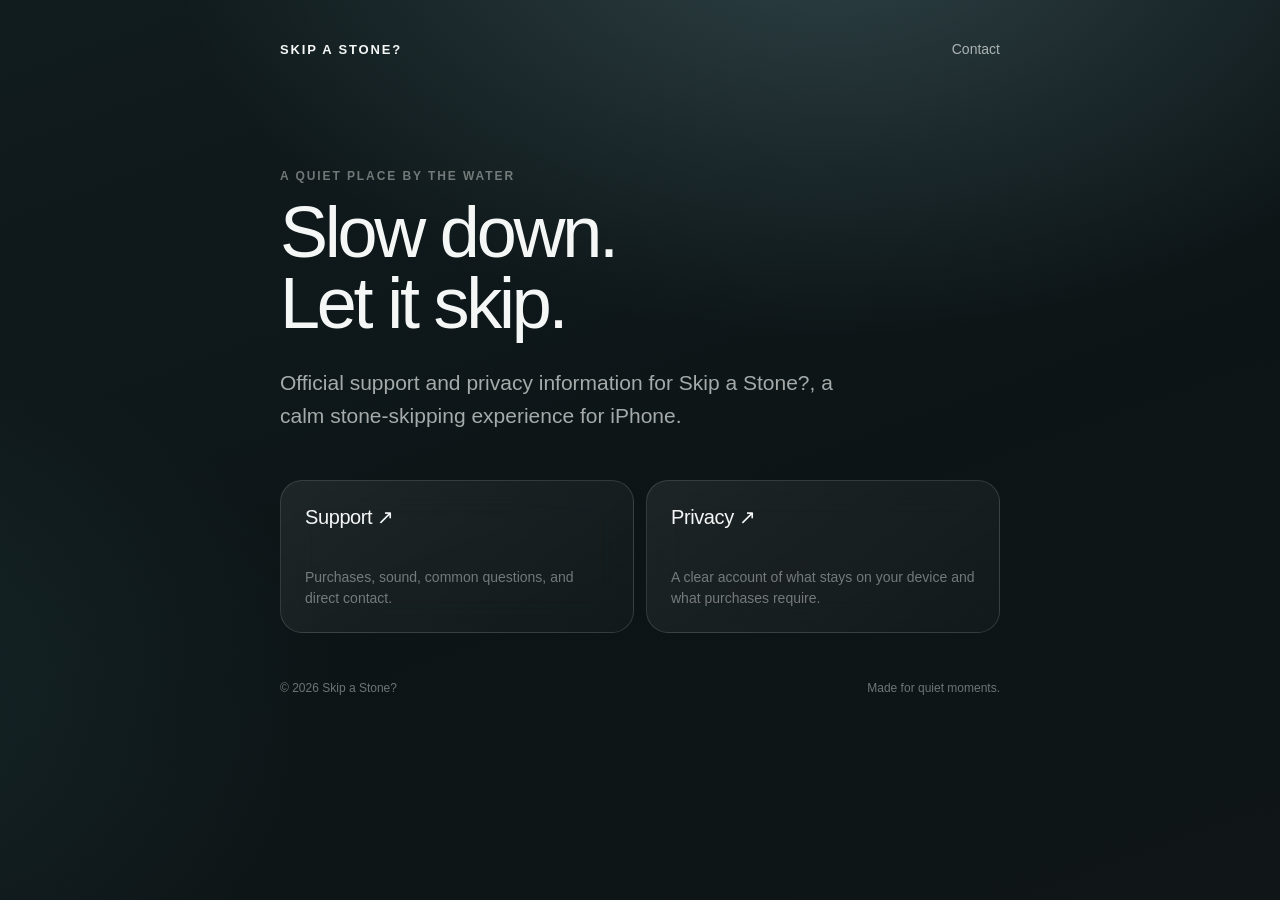
<file: index.html>
<!doctype html>
<html lang="en">
<head>
  <meta charset="utf-8">
  <meta name="viewport" content="width=device-width, initial-scale=1">
  <meta name="theme-color" content="#0d1517">
  <meta name="description" content="Support and privacy information for Skip a Stone?">
  <title>Skip a Stone? — Support</title>
  <link rel="icon" href="./public/favicon.svg" type="image/svg+xml">
  <link rel="stylesheet" href="./styles.css">
</head>
<body>
  <main class="shell">
    <nav class="nav" aria-label="Primary navigation">
      <a class="brand" href="./">Skip a Stone?</a>
      <a class="nav-link" href="mailto:jeffbloom168@gmail.com">Contact</a>
    </nav>

    <p class="eyebrow">A quiet place by the water</p>
    <h1>Slow down.<br>Let it skip.</h1>
    <p class="lead">Official support and privacy information for Skip a Stone?, a calm stone-skipping experience for iPhone.</p>

    <div class="links">
      <a class="link-card" href="./support/">
        <span class="link-title">Support ↗</span>
        <span class="link-copy">Purchases, sound, common questions, and direct contact.</span>
      </a>
      <a class="link-card" href="./privacy/">
        <span class="link-title">Privacy ↗</span>
        <span class="link-copy">A clear account of what stays on your device and what purchases require.</span>
      </a>
    </div>

    <footer>
      <span>© 2026 Skip a Stone?</span>
      <span>Made for quiet moments.</span>
    </footer>
  </main>
</body>
</html>
</file>
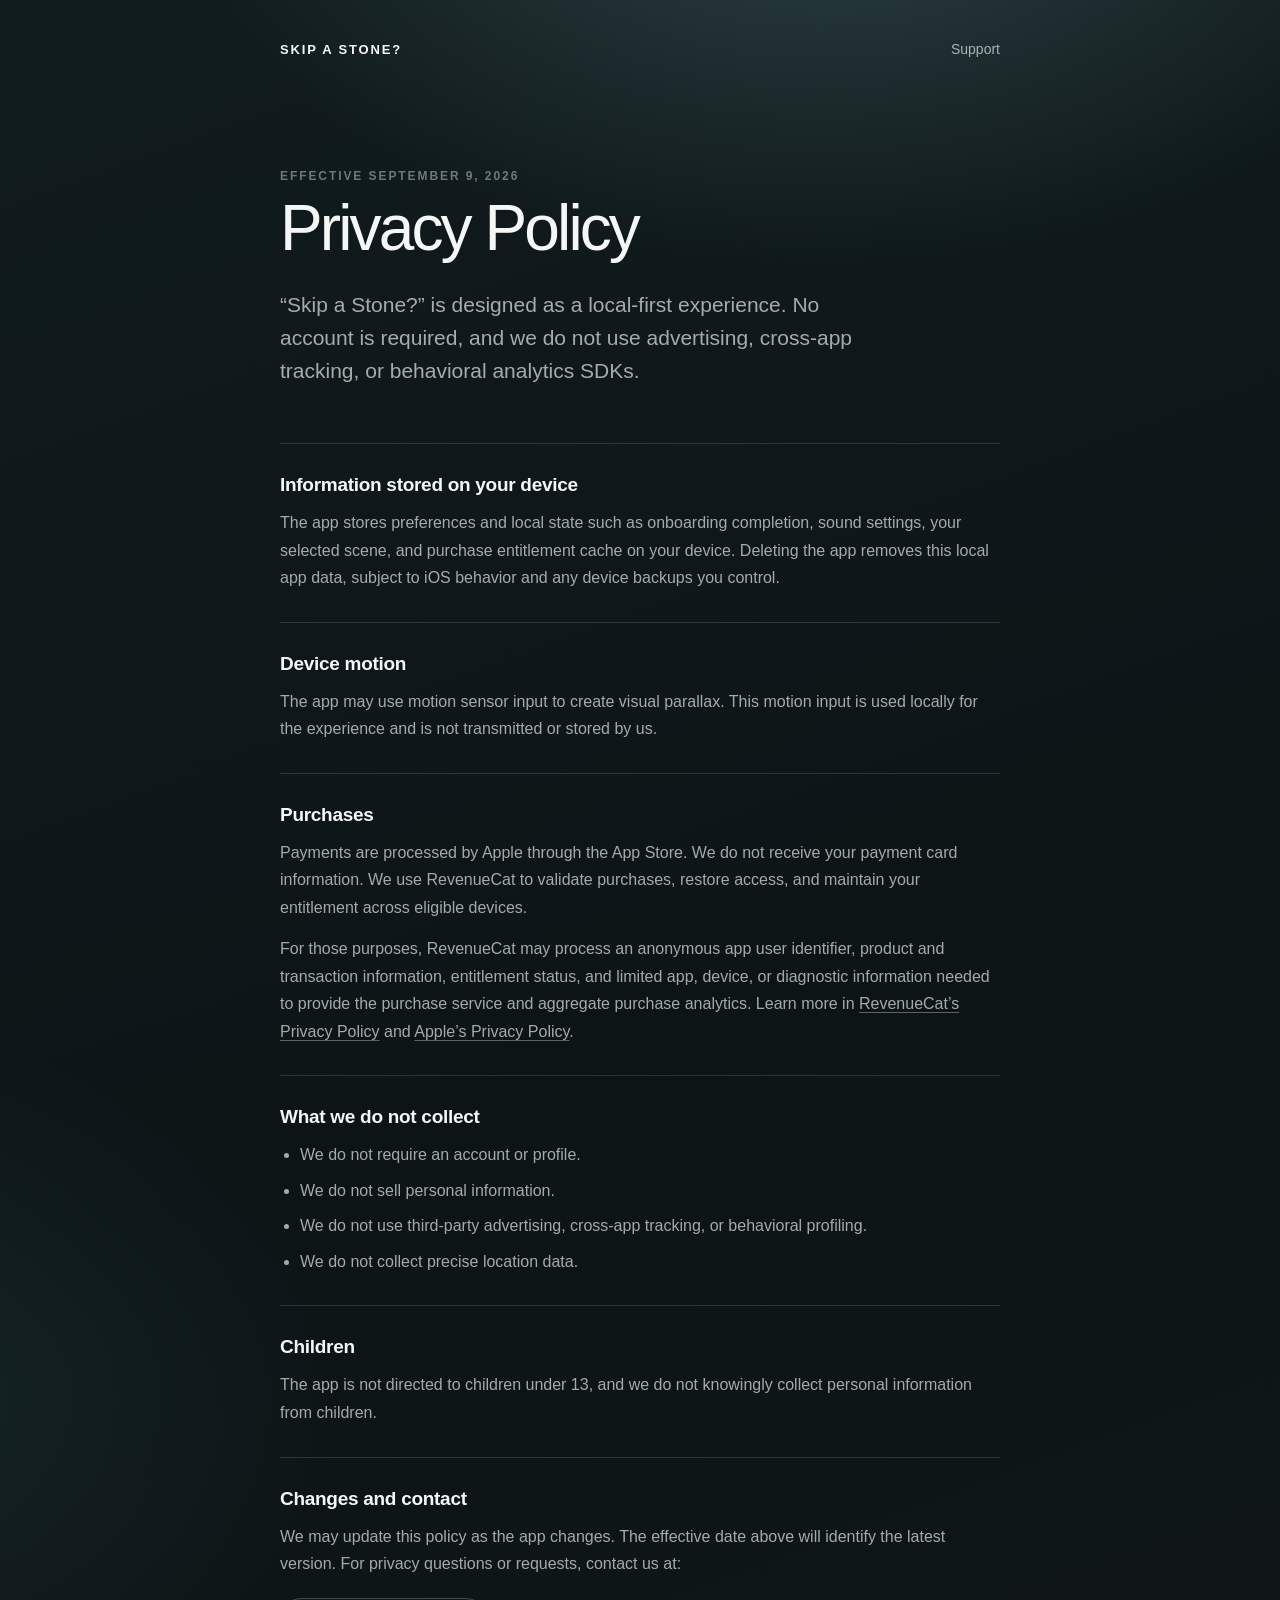
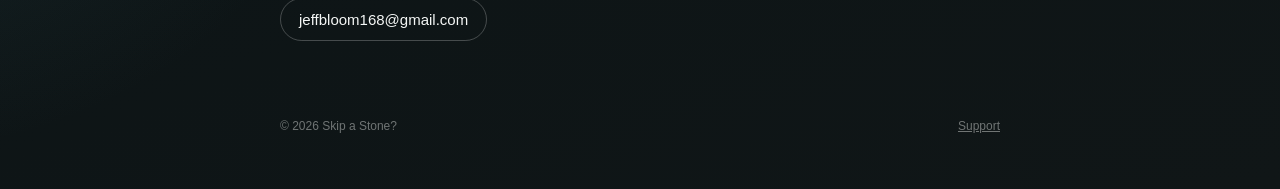
<file: privacy/index.html>
<!doctype html>
<html lang="en">
<head>
  <meta charset="utf-8">
  <meta name="viewport" content="width=device-width, initial-scale=1">
  <meta name="theme-color" content="#0d1517">
  <meta name="description" content="Privacy Policy for Skip a Stone?">
  <title>Privacy Policy — Skip a Stone?</title>
  <link rel="icon" href="../public/favicon.svg" type="image/svg+xml">
  <link rel="stylesheet" href="../styles.css">
</head>
<body>
  <main class="shell document">
    <nav class="nav" aria-label="Primary navigation">
      <a class="brand" href="../">Skip a Stone?</a>
      <a class="nav-link" href="../support/">Support</a>
    </nav>

    <p class="eyebrow">Effective September 9, 2026</p>
    <h1>Privacy Policy</h1>
    <p class="lead">“Skip a Stone?” is designed as a local-first experience. No account is required, and we do not use advertising, cross-app tracking, or behavioral analytics SDKs.</p>

    <section class="section">
      <h2>Information stored on your device</h2>
      <p>The app stores preferences and local state such as onboarding completion, sound settings, your selected scene, and purchase entitlement cache on your device. Deleting the app removes this local app data, subject to iOS behavior and any device backups you control.</p>
    </section>

    <section class="section">
      <h2>Device motion</h2>
      <p>The app may use motion sensor input to create visual parallax. This motion input is used locally for the experience and is not transmitted or stored by us.</p>
    </section>

    <section class="section">
      <h2>Purchases</h2>
      <p>Payments are processed by Apple through the App Store. We do not receive your payment card information. We use RevenueCat to validate purchases, restore access, and maintain your entitlement across eligible devices.</p>
      <p>For those purposes, RevenueCat may process an anonymous app user identifier, product and transaction information, entitlement status, and limited app, device, or diagnostic information needed to provide the purchase service and aggregate purchase analytics. Learn more in <a href="https://www.revenuecat.com/privacy/" rel="noopener noreferrer">RevenueCat’s Privacy Policy</a> and <a href="https://www.apple.com/legal/privacy/" rel="noopener noreferrer">Apple’s Privacy Policy</a>.</p>
    </section>

    <section class="section">
      <h2>What we do not collect</h2>
      <ul>
        <li>We do not require an account or profile.</li>
        <li>We do not sell personal information.</li>
        <li>We do not use third-party advertising, cross-app tracking, or behavioral profiling.</li>
        <li>We do not collect precise location data.</li>
      </ul>
    </section>

    <section class="section">
      <h2>Children</h2>
      <p>The app is not directed to children under 13, and we do not knowingly collect personal information from children.</p>
    </section>

    <section class="section">
      <h2>Changes and contact</h2>
      <p>We may update this policy as the app changes. The effective date above will identify the latest version. For privacy questions or requests, contact us at:</p>
      <a class="contact" href="mailto:jeffbloom168@gmail.com">jeffbloom168@gmail.com</a>
    </section>

    <footer>
      <span>© 2026 Skip a Stone?</span>
      <a href="../support/">Support</a>
    </footer>
  </main>
</body>
</html>
</file>
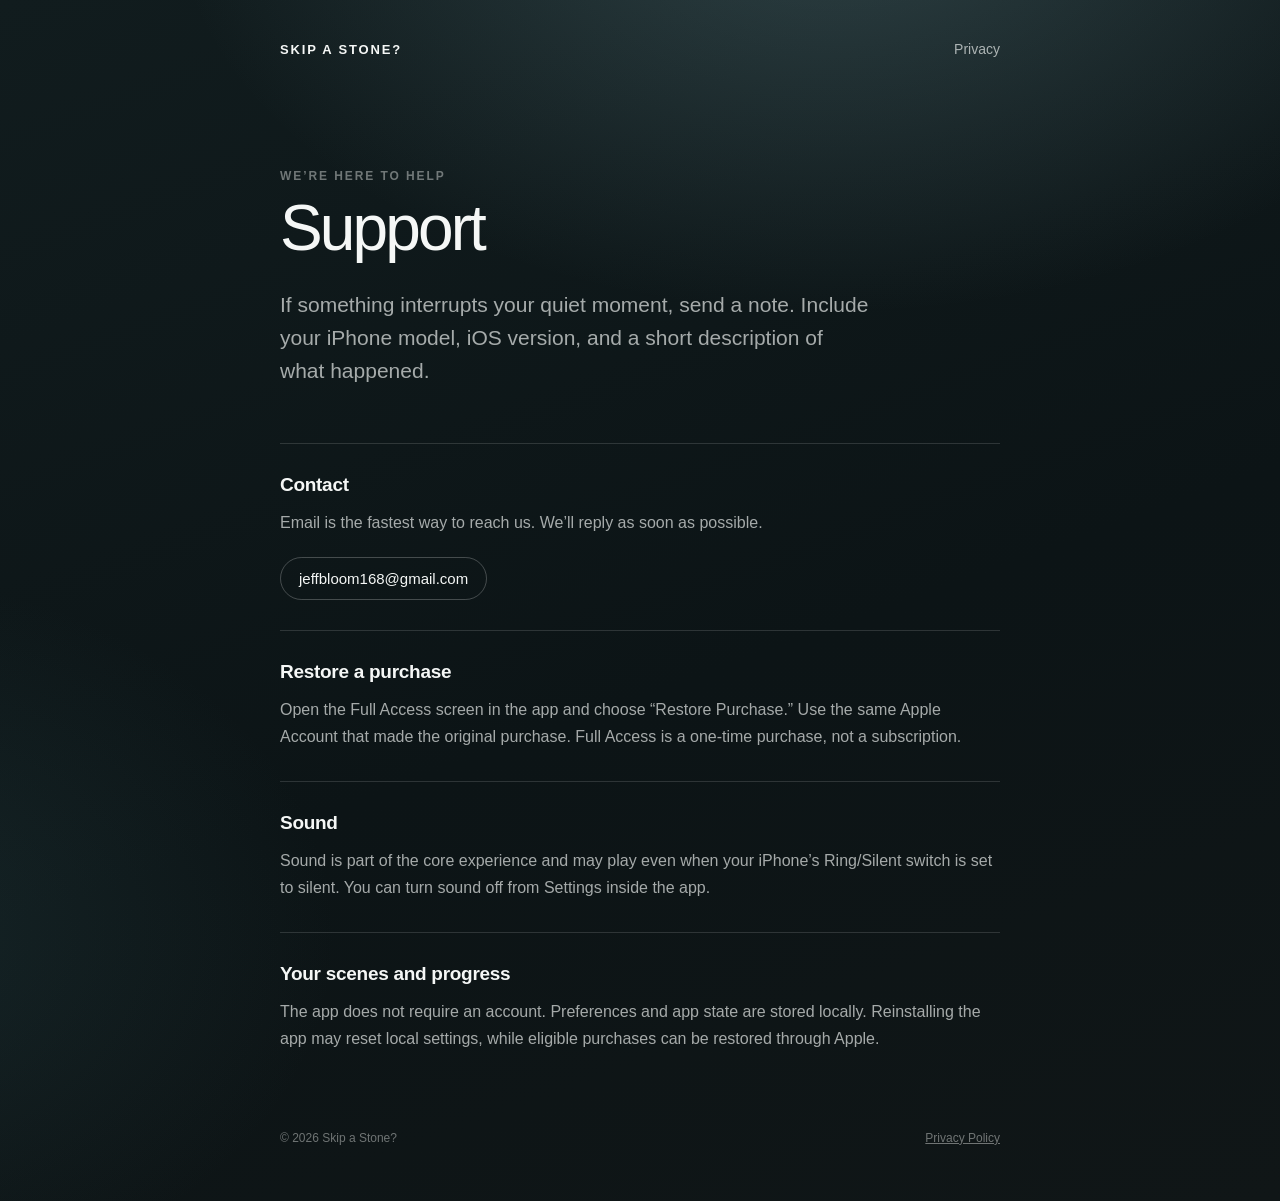
<file: support/index.html>
<!doctype html>
<html lang="en">
<head>
  <meta charset="utf-8">
  <meta name="viewport" content="width=device-width, initial-scale=1">
  <meta name="theme-color" content="#0d1517">
  <meta name="description" content="Support for Skip a Stone?">
  <title>Support — Skip a Stone?</title>
  <link rel="icon" href="../public/favicon.svg" type="image/svg+xml">
  <link rel="stylesheet" href="../styles.css">
</head>
<body>
  <main class="shell document">
    <nav class="nav" aria-label="Primary navigation">
      <a class="brand" href="../">Skip a Stone?</a>
      <a class="nav-link" href="../privacy/">Privacy</a>
    </nav>

    <p class="eyebrow">We’re here to help</p>
    <h1>Support</h1>
    <p class="lead">If something interrupts your quiet moment, send a note. Include your iPhone model, iOS version, and a short description of what happened.</p>

    <section class="section">
      <h2>Contact</h2>
      <p>Email is the fastest way to reach us. We’ll reply as soon as possible.</p>
      <a class="contact" href="mailto:jeffbloom168@gmail.com?subject=Skip%20a%20Stone%20Support">jeffbloom168@gmail.com</a>
    </section>

    <section class="section">
      <h2>Restore a purchase</h2>
      <p>Open the Full Access screen in the app and choose “Restore Purchase.” Use the same Apple Account that made the original purchase. Full Access is a one-time purchase, not a subscription.</p>
    </section>

    <section class="section">
      <h2>Sound</h2>
      <p>Sound is part of the core experience and may play even when your iPhone’s Ring/Silent switch is set to silent. You can turn sound off from Settings inside the app.</p>
    </section>

    <section class="section">
      <h2>Your scenes and progress</h2>
      <p>The app does not require an account. Preferences and app state are stored locally. Reinstalling the app may reset local settings, while eligible purchases can be restored through Apple.</p>
    </section>

    <footer>
      <span>© 2026 Skip a Stone?</span>
      <a href="../privacy/">Privacy Policy</a>
    </footer>
  </main>
</body>
</html>
</file>
<file: styles.css>
:root {
  color-scheme: dark;
  --ink: #f5f7f6;
  --muted: rgba(245, 247, 246, 0.66);
  --faint: rgba(245, 247, 246, 0.42);
  --line: rgba(245, 247, 246, 0.14);
  --max: 720px;
}

* { box-sizing: border-box; }

html { min-height: 100%; background: #0d1517; }

body {
  min-height: 100vh;
  margin: 0;
  color: var(--ink);
  font-family: -apple-system, BlinkMacSystemFont, "SF Pro Text", "Helvetica Neue", Arial, sans-serif;
  background:
    radial-gradient(1000px 620px at 65% -8%, rgba(113, 153, 160, 0.31), transparent 66%),
    radial-gradient(700px 520px at -12% 78%, rgba(57, 99, 103, 0.22), transparent 70%),
    linear-gradient(160deg, #111c1e 0%, #0c1416 56%, #101617 100%);
  -webkit-font-smoothing: antialiased;
}

body::before {
  content: "";
  position: fixed;
  inset: 0;
  pointer-events: none;
  opacity: 0.3;
  background-image: linear-gradient(115deg, transparent 0 48%, rgba(255,255,255,.025) 49%, transparent 50% 100%);
  background-size: 34px 34px;
  mask-image: linear-gradient(to bottom, black, transparent 62%);
}

a { color: inherit; }

.shell {
  width: min(calc(100% - 40px), var(--max));
  margin: 0 auto;
  padding: 28px 0 56px;
}

.nav {
  display: flex;
  align-items: center;
  justify-content: space-between;
  min-height: 42px;
  margin-bottom: clamp(52px, 11vh, 112px);
}

.brand {
  font-size: 13px;
  font-weight: 650;
  letter-spacing: 0.14em;
  text-decoration: none;
  text-transform: uppercase;
}

.nav-link {
  color: var(--muted);
  font-size: 14px;
  text-decoration: none;
  transition: color 160ms ease;
}

.nav-link:hover, .nav-link:focus-visible { color: var(--ink); }

.eyebrow {
  margin: 0 0 14px;
  color: var(--faint);
  font-size: 12px;
  font-weight: 600;
  letter-spacing: 0.16em;
  text-transform: uppercase;
}

h1 {
  max-width: 640px;
  margin: 0;
  font-size: clamp(42px, 9vw, 72px);
  font-weight: 250;
  letter-spacing: -0.045em;
  line-height: 0.98;
}

.lead {
  max-width: 590px;
  margin: 28px 0 0;
  color: var(--muted);
  font-size: clamp(18px, 3vw, 21px);
  line-height: 1.58;
}

.links {
  display: grid;
  grid-template-columns: repeat(2, minmax(0, 1fr));
  gap: 12px;
  margin-top: 48px;
}

.link-card {
  min-height: 150px;
  padding: 24px;
  border: 1px solid var(--line);
  border-radius: 22px;
  background: linear-gradient(145deg, rgba(255,255,255,.075), rgba(255,255,255,.025));
  text-decoration: none;
  backdrop-filter: blur(18px);
  transition: transform 180ms ease, border-color 180ms ease, background 180ms ease;
}

.link-card:hover, .link-card:focus-visible {
  transform: translateY(-2px);
  border-color: rgba(245,247,246,.28);
  background: linear-gradient(145deg, rgba(255,255,255,.105), rgba(255,255,255,.035));
}

.link-card span { display: block; }
.link-title { font-size: 20px; letter-spacing: -0.02em; }
.link-copy { margin-top: 38px; color: var(--faint); font-size: 14px; line-height: 1.45; }

.document h1 { font-size: clamp(40px, 8vw, 64px); }
.document .lead { margin-bottom: 56px; }

.section {
  padding: 30px 0;
  border-top: 1px solid var(--line);
}

.section h2 {
  margin: 0 0 13px;
  font-size: 19px;
  font-weight: 570;
  letter-spacing: -0.015em;
}

.section p, .section li {
  color: var(--muted);
  font-size: 16px;
  line-height: 1.72;
}

.section p { margin: 0; }
.section p + p { margin-top: 14px; }
.section ul { margin: 0; padding-left: 20px; }
.section li + li { margin-top: 8px; }
.section a { text-decoration-color: rgba(245,247,246,.35); text-underline-offset: 3px; }

.contact {
  display: inline-flex;
  align-items: center;
  margin-top: 20px;
  padding: 12px 18px;
  border: 1px solid rgba(245,247,246,.24);
  border-radius: 999px;
  color: var(--ink);
  font-size: 15px;
  text-decoration: none;
}

.contact:hover, .contact:focus-visible { background: rgba(255,255,255,.08); }

footer {
  display: flex;
  justify-content: space-between;
  gap: 20px;
  padding-top: 48px;
  color: var(--faint);
  font-size: 12px;
}

@media (max-width: 560px) {
  .shell { width: min(calc(100% - 32px), var(--max)); padding-top: 18px; }
  .nav { margin-bottom: 54px; }
  .links { grid-template-columns: 1fr; }
  .link-card { min-height: 128px; }
  .link-copy { margin-top: 24px; }
  footer { flex-direction: column; }
}

@media (prefers-reduced-motion: reduce) {
  *, *::before, *::after { scroll-behavior: auto !important; transition: none !important; }
}
</file>
